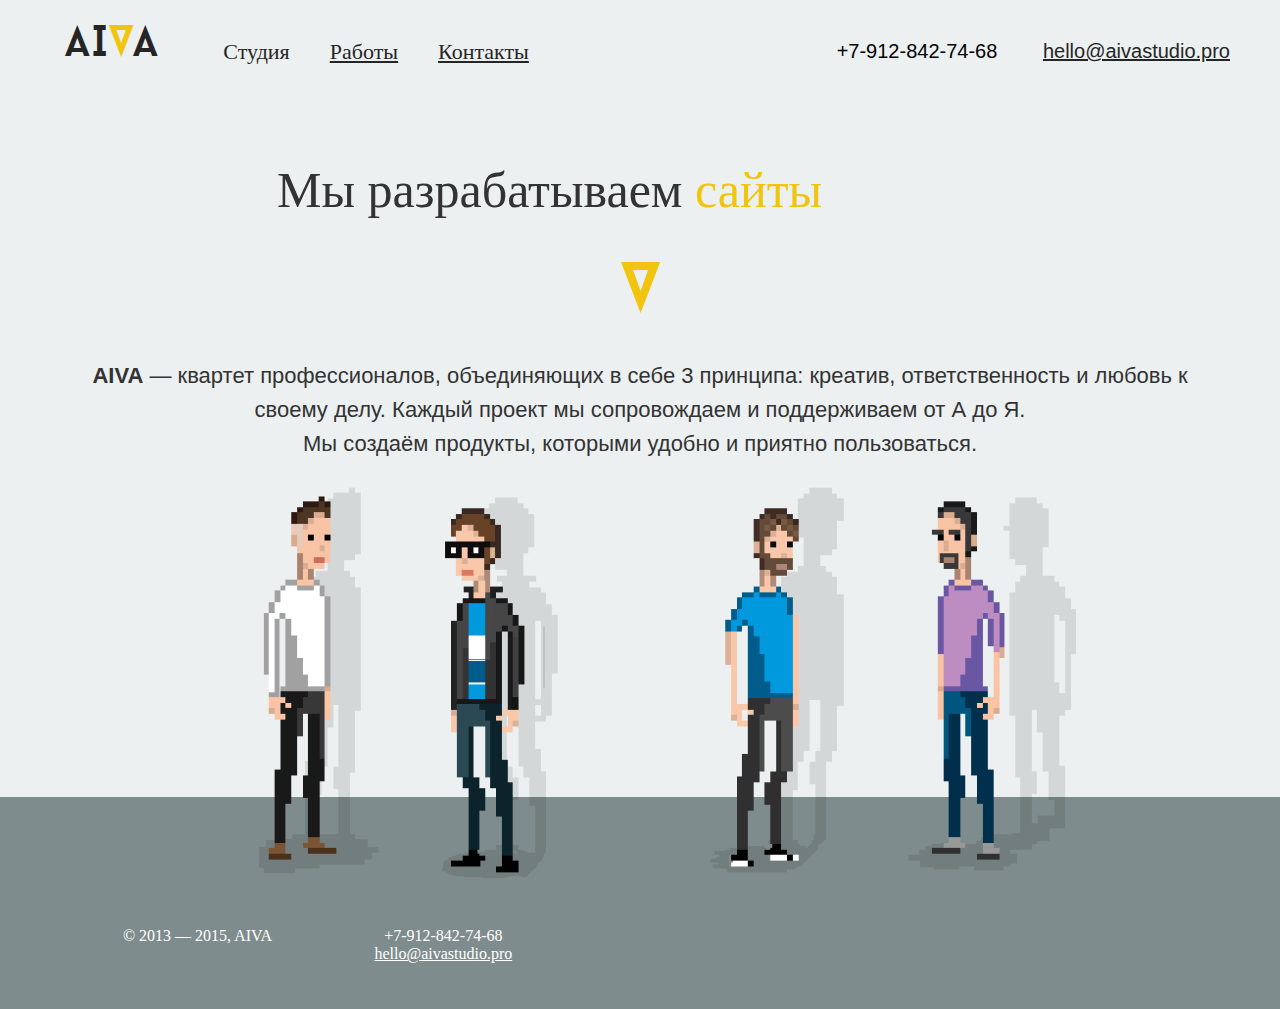
<file: index.html>
<!DOCTYPE html>
<html lang="ru">
  <head>
    <meta charset="utf-8">
    <meta http-equiv="X-UA-Compatible" content="IE=edge">
    <meta name="viewport" content="width=device-width, initial-scale=1">
    <title>AIVA — Веб–студия полного цикла</title>
    <link href="favicon.ico" rel="shortcut icon" type="image/x-icon" />
    <!-- Bootstrap -->
    <link href="/css/bootstrap.min.css" rel="stylesheet">
    <link href="/css/style.css" rel="stylesheet">
    <link href="/css/wedo.css" rel="stylesheet">
    <!-- HTML5 shim and Respond.js for IE8 support of HTML5 elements and media queries -->
    <!-- WARNING: Respond.js doesn't work if you view the page via file:// -->
    <!--[if lt IE 9]>
      <script src="https://oss.maxcdn.com/html5shiv/3.7.2/html5shiv.min.js"></script>
      <script src="https://oss.maxcdn.com/respond/1.4.2/respond.min.js"></script>
    <![endif]-->
  </head>
  <body>
   <div class="wrapper">
    <header>
      <div class="container-fluid">
      <!-- Mobile header begin  test -->
      <div class="row hidden-lg hidden-md">
       <div class="pull-left logo">
          <span><a href="/">ai<i>v</i>a</a></span> 
       </div> 
       <div class="pull-right">
         <div class="dropdown">
          <button class="btn btn-mainmenu dropdown-toggle" type="button" id="dropdownMenu1" data-toggle="dropdown" aria-expanded="true">
           <span class="glyphicon glyphicon-menu-hamburger" aria-hidden="true"></span>
          
         </button>
          <ul class="dropdown-menu dropdown-menu-right" aria-labelledby="dropdownMenu1">
            <li class="active"><a href="/">Студия</a></li>
            <li><a href="/works">Работы</a></li>
            <li><a href="/contacts">Контакты</a></li>
          </ul>
         </div>
        </div>
      </div>
      <!-- Mobile header end     -->
       <div class="row hidden-sm hidden-xs">
        <div class="col-lg-1 col-md-1 col-sm-1 logo">
          <span><a href="/">ai<i>v</i>a</a></span>
        </div>
        <div class="col-lg-6 col-md-6 col-sm-5 col-xs-6">
          <ul class="main-nav">
            <li class="active"><a href="/">Студия</a></li>
            <li><a href="/works">Работы</a></li>
            <li><a href="/contacts">Контакты</a></li>
          </ul>
        </div>
        <div class="pull-right call-top">
         <span>+7-912-842-74-68</span>
         <a href="mailto:hello@aivastudio.pro">hello@aivastudio.pro</a>
        </div>
       </div>
      </div>
    </header>
    <content>
      <div class="container-fluid">
        <section class="cd-intro">
		     <h1 class="cd-headline slide">
		    	<span>Мы разрабатываем</span>
		    	<span class="cd-words-wrapper">
			  	<b class="is-visible">сайты</b>
				  <b>магазины</b>
          <b>CRM-системы</b>
			  	<b>сервисы</b>
			   </span>
	    	</h1>
	     </section> <!-- cd-intro -->
       <section class="small-info">
        <div class="v">V</div>
        <p>
         <b>AIVA</b> — квартет профессионалов, объединяющих в себе 3 принципа: креатив, ответственность и любовь к своему делу. Каждый проект мы сопровождаем и поддерживаем от А до Я. <br>Мы создаём продукты, которыми удобно и приятно пользоваться.
        </p>
       </section>
       <section class="char-main">
         <img src="img/char-main.png" />
       </section>
      </div>
    </content>
   <div class="pol"></div> 
   </div>
    <footer>
      <div class="container-fluid">
       <!--  Mobile footer begin -->
       <div class="row center hidden-md hidden-lg">
        <div class="col-sm-6 col-xs-12">
          © 2013 — 2015, AIVA 
         </div>
         <div class="col-sm-6 col-xs-12">
          +7-912-842-74-68<br>
          <a href="mailto:hello@aivastudio.pro">hello@aivastudio.pro</a>
         </div>
       </div>
       <!--  Mobile footer end -->
       <div class="row center hidden-sm hidden-xs">
       <div class="col-lg-3 col-md-3">
        © 2013 — 2015, AIVA
       </div>
       <div class="col-lg-2 col-md-2">
        +7-912-842-74-68<br>
        <a href="mailto:hello@aivastudio.pro">hello@aivastudio.pro</a> 
       </div>
       </div>
      </div>
    </footer>
    
    <!-- jQuery (necessary for Bootstrap's JavaScript plugins) -->
    <script src="https://ajax.googleapis.com/ajax/libs/jquery/1.11.2/jquery.min.js"></script>
    <!-- Include all compiled plugins (below), or include individual files as needed -->
    <script src="/js/bootstrap.min.js"></script>
    <script src="/js/wedo.js"></script>
    <script src="/js/metrika.js"></script>
  </body>
</html>
</file>
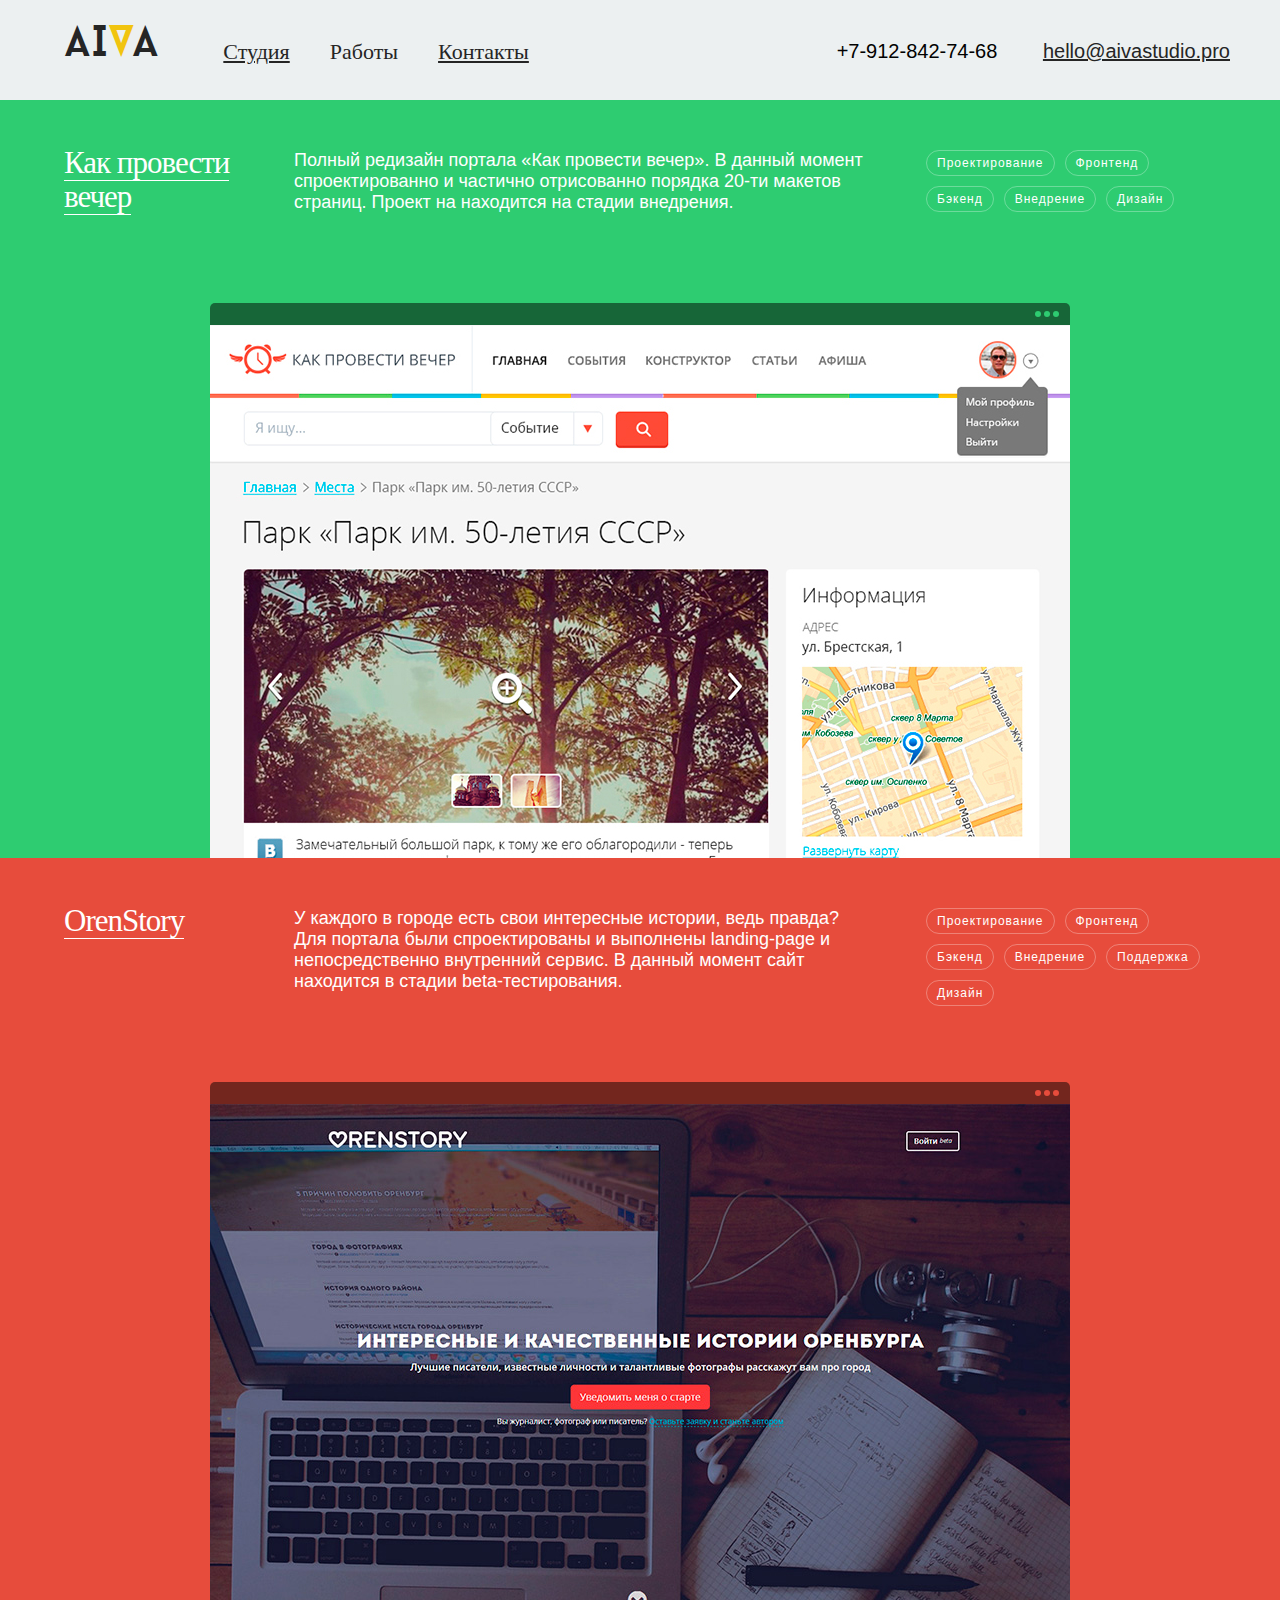
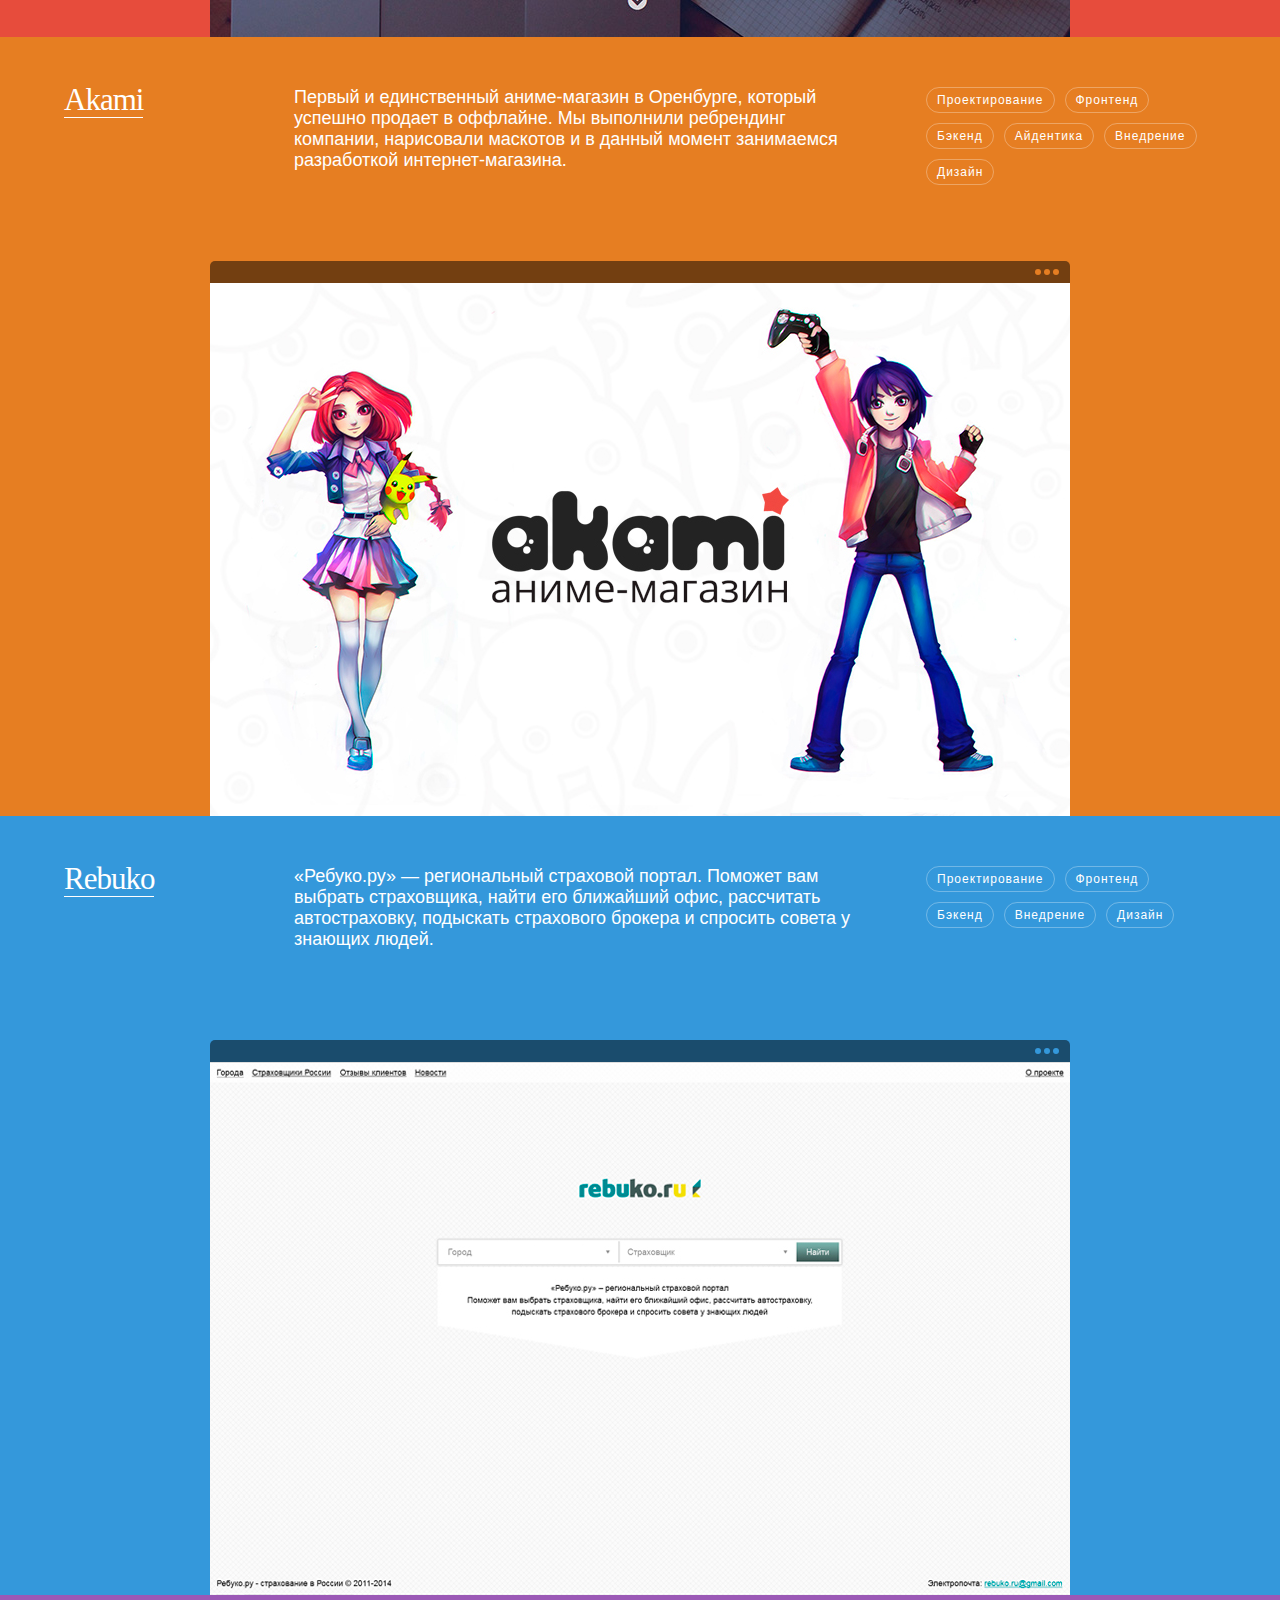
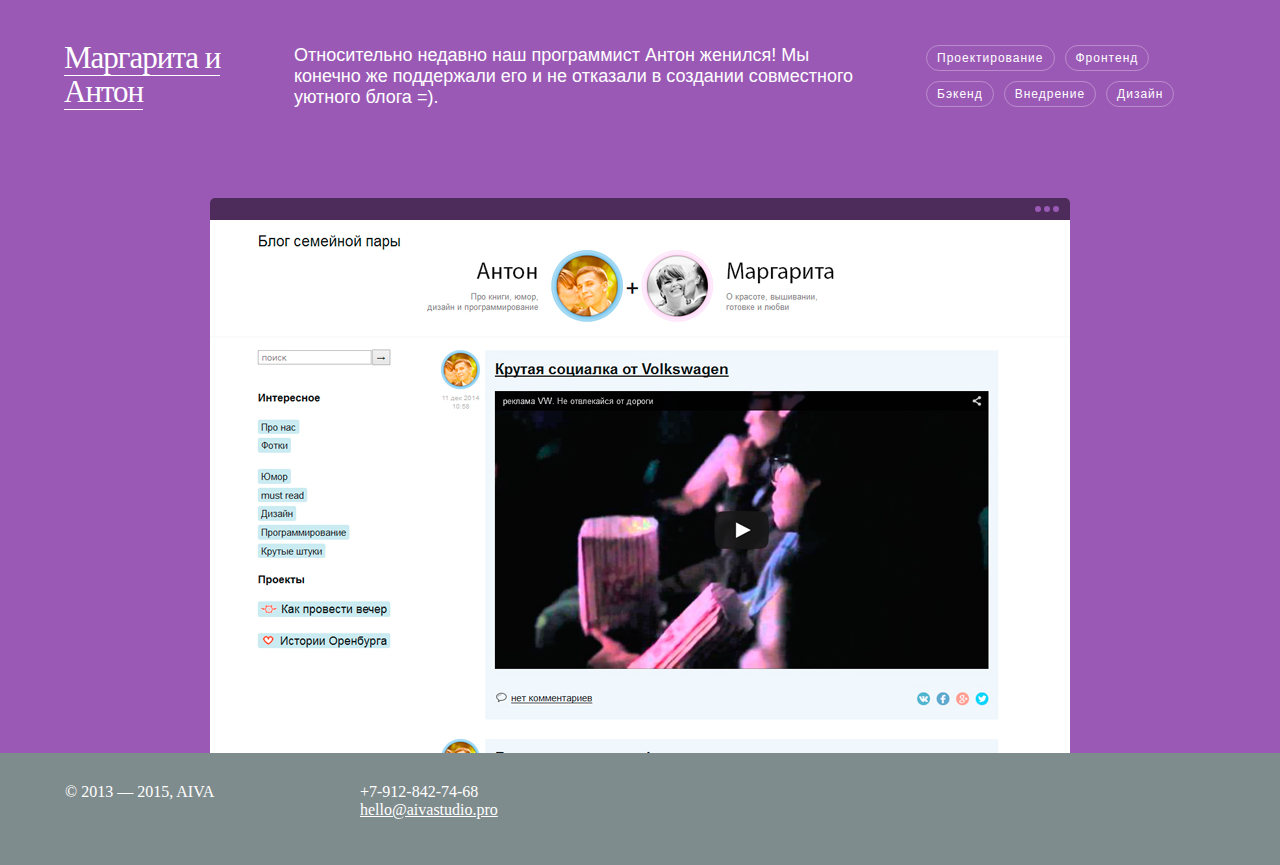
<file: works.html>
<!DOCTYPE html>
<html lang="ru">
  <head>
    <meta charset="utf-8">
    <meta http-equiv="X-UA-Compatible" content="IE=edge">
    <meta name="viewport" content="width=device-width, initial-scale=1">
    <title>Работы</title>
    <link href="favicon.ico" rel="shortcut icon" type="image/x-icon" />
    <!-- Bootstrap -->
    <link href="/css/bootstrap.min.css" rel="stylesheet">
    <link href="/css/style.css" rel="stylesheet">
    <link href="/css/wedo.css" rel="stylesheet">
    <!-- HTML5 shim and Respond.js for IE8 support of HTML5 elements and media queries -->
    <!-- WARNING: Respond.js doesn't work if you view the page via file:// -->
    <!--[if lt IE 9]>
      <script src="https://oss.maxcdn.com/html5shiv/3.7.2/html5shiv.min.js"></script>
      <script src="https://oss.maxcdn.com/respond/1.4.2/respond.min.js"></script>
    <![endif]-->
  </head>
  <body>
   <div class="wrapper">
    <header>
      <div class="container-fluid">
       <!-- Mobile header begin   -->
      <div class="row hidden-lg hidden-md">
       <div class="pull-left logo">
          <span><a href="/">ai<i>v</i>a</a></span> 
       </div> 
       <div class="pull-right">
         <div class="dropdown">
          <button class="btn btn-mainmenu dropdown-toggle" type="button" id="dropdownMenu1" data-toggle="dropdown" aria-expanded="true">
           <span class="glyphicon glyphicon-menu-hamburger" aria-hidden="true"></span>
          
         </button>
          <ul class="dropdown-menu dropdown-menu-right" aria-labelledby="dropdownMenu1">
            <li><a href="/">Студия</a></li>
            <li class="active"><a href="/works">Работы</a></li>
            <li><a href="/contacts">Контакты</a></li>
          </ul>
         </div>
        </div>
      </div>
      <!-- Mobile header end     -->
       <div class="row hidden-sm hidden-xs">
        <div class="col-lg-1 col-md-1 col-sm-1 logo">
          <span><a href="/">ai<i>v</i>a</a></span>
        </div>
        <div class="col-lg-6 col-md-6 col-sm-8 col-xs-8">
          <ul class="main-nav">
            <li><a href="/">Студия</a></li>
            <li class="active"><a href="/works">Работы</a></li>
            <li><a href="/contacts">Контакты</a></li>
          </ul>
        </div>
        <div class="pull-right call-top">
         <span class="">+7-912-842-74-68</span>
         <a href="mailto:hello@aivastudio.pro">hello@aivastudio.pro</a>
        </div>
       </div>
      </div>
    </header>
    <content class="works">
       <section class="kpv">
        <div class="workitem">
         <article class="workitemdesc">
             <h2><a target="_blank" href="http://kakprovestivecher.ru">Как провести вечер</a></h2>
             <div class="work-tags">
               <span class="work-tag">Проектирование</span>
               <span class="work-tag">Фронтенд</span>
               <span class="work-tag">Бэкенд</span>
               <span class="work-tag">Внедрение</span>
               <span class="work-tag">Дизайн</span>
             </div>
             <div class="workitemtext">
              <p>Полный редизайн портала «Как провести вечер». В данный момент спроектированно и частично отрисованно порядка 20-ти макетов страниц. Проект на находится на стадии внедрения.</p>
             </div>           
         </article>
         <article class="workitemimg">
          <div class="browser-panel">
           <div class="browser-dots">
            <div class="browser-dot"></div>
            <div class="browser-dot"></div>
            <div class="browser-dot"></div>
           </div>
          </div>
          <img src="/img/work/kpv.jpg" alt="Как Провести Вечер" />
         </article>
        </div>
       </section> 
       
       <section class="orenstory">
        <div class="workitem">
         <article class="workitemdesc">
             <h2><a target="_blank" href="http://orenstory.ru">OrenStory</a></h2>
             <div class="work-tags">
               <span class="work-tag">Проектирование</span>
               <span class="work-tag">Фронтенд</span>
               <span class="work-tag">Бэкенд</span>
               <span class="work-tag">Внедрение</span>
               <span class="work-tag">Поддержка</span>
               <span class="work-tag">Дизайн</span>
             </div>
             <div class="workitemtext">
              <p>У каждого в городе есть свои интересные истории, ведь правда? Для портала были спроектированы и выполнены landing-page и непосредственно внутренний сервис. В данный момент сайт находится в стадии beta-тестирования.</p>
             </div>           
         </article>
         <article class="workitemimg">
          <div class="browser-panel">
           <div class="browser-dots">
            <div class="browser-dot"></div>
            <div class="browser-dot"></div>
            <div class="browser-dot"></div>
           </div>
          </div>
          <img src="/img/work/ors.jpg" alt="OrenStory" />
         </article>
        </div>
       </section> 
       
       <section class="akami">
        <div class="workitem">
         <article class="workitemdesc">
             <h2><a target="_blank" href="http://akami.org">Akami</a></h2>
             <div class="work-tags">
               <span class="work-tag">Проектирование</span>
               <span class="work-tag">Фронтенд</span>
               <span class="work-tag">Бэкенд</span>
               <span class="work-tag">Айдентика</span>  
               <span class="work-tag">Внедрение</span>
               <span class="work-tag">Дизайн</span>
             </div>
             <div class="workitemtext">
              <p>Первый и единственный аниме-магазин в Оренбурге, который успешно продает в оффлайне. Мы выполнили ребрендинг компании, нарисовали маскотов и в данный момент занимаемся разработкой интернет-магазина.</p>
             </div>           
         </article>
         <article class="workitemimg">
          <div class="browser-panel">
           <div class="browser-dots">
            <div class="browser-dot"></div>
            <div class="browser-dot"></div>
            <div class="browser-dot"></div>
           </div>
          </div>
          <img src="/img/work/akami.jpg" alt="OrenStory" />
         </article>
        </div>
       </section> 
       
       
       <section class="rebuko">
        <div class="workitem">
         <article class="workitemdesc">
             <h2><a target="_blank" href="http://rebuko.ru">Rebuko</a></h2>
             <div class="work-tags">
               <span class="work-tag">Проектирование</span>
               <span class="work-tag">Фронтенд</span>
               <span class="work-tag">Бэкенд</span>
               <span class="work-tag">Внедрение</span>
               <span class="work-tag">Дизайн</span>
             </div>
             <div class="workitemtext">
              <p>«Ребуко.ру» — региональный страховой портал. Поможет вам выбрать страховщика, найти его ближайший офис, рассчитать автостраховку, подыскать страхового брокера и спросить совета у знающих людей.</p>
             </div>           
         </article>
         <article class="workitemimg">
          <div class="browser-panel">
           <div class="browser-dots">
            <div class="browser-dot"></div>
            <div class="browser-dot"></div>
            <div class="browser-dot"></div>
           </div>
          </div>
          <img src="/img/work/rebuko.jpg" alt="OrenStory" />
         </article>
        </div>
       </section> 
       
       <section class="mia">
        <div class="workitem">
         <article class="workitemdesc">
             <h2><a target="_blank" href="http://margarita-anton.ru">Маргарита и Антон</a></h2>
             <div class="work-tags">
               <span class="work-tag">Проектирование</span>
               <span class="work-tag">Фронтенд</span>
               <span class="work-tag">Бэкенд</span>
               <span class="work-tag">Внедрение</span>
               <span class="work-tag">Дизайн</span>
             </div>
             <div class="workitemtext">
              <p>Относительно недавно наш программист Антон женился! Мы конечно же поддержали его и не отказали в создании совместного уютного блога =).</p>
             </div>           
         </article>
         <article class="workitemimg">
          <div class="browser-panel">
           <div class="browser-dots">
            <div class="browser-dot"></div>
            <div class="browser-dot"></div>
            <div class="browser-dot"></div>
           </div>
          </div>
          <img src="/img/work/mia.jpg" alt="OrenStory" />
         </article>
        </div>
       </section> 
       
    </content>
   </div>
    <footer>
      <div class="container-fluid">
       <!--  Mobile footer begin -->
       <div class="row center hidden-md hidden-lg">
        <div class="col-sm-6 col-xs-12">
          © 2013 — 2015, AIVA 
         </div>
         <div class="col-sm-6 col-xs-12">
          +7-912-842-74-68<br>
          <a href="mailto:hello@aivastudio.pro">hello@aivastudio.pro</a>
         </div>
       </div>
       <!--  Mobile footer end -->
       <div class="row hidden-sm hidden-xs">
         <div class="col-lg-3 col-md-3">
          © 2013 — 2015, AIVA 
         </div>
         <div class="col-lg-2 col-md-3">
          +7-912-842-74-68<br>
          <a href="mailto:hello@aivastudio.pro">hello@aivastudio.pro</a>
         </div>
       </div>
      </div>
    </footer>
    
    <!-- jQuery (necessary for Bootstrap's JavaScript plugins) -->
    <script src="https://ajax.googleapis.com/ajax/libs/jquery/1.11.2/jquery.min.js"></script>
    <!-- Include all compiled plugins (below), or include individual files as needed -->
    <script src="/js/bootstrap.min.js"></script>
    <script src="/js/wedo.js"></script>
    <script src="/js/metrika.js"></script>
  </body>
</html>
</file>
<file: css/style.css>
@import url("../fonts/baronneue/baronneue.css");
@import "http://webfonts.ru/import/aleksandrac.css";
@import "http://webfonts.ru/import/osans.css";

html, body {
    height: 100%;
}
body {
  background: #ecf0f1;
  font: 18px 'Open Sans',sans-serif;  
}
.wrapper {
  height: auto !important;
  min-height: 100%;
  padding-bottom: 112px;
  width: 100%;
}
.container-fluid {
  
}
content .container-fluid {
  padding-left: 15px;
  padding-right: 15px;
}
h1, h2, h3 {
  font-family: 'AleksandraC';
}
h1 {
  font-size: 5rem;
}
a {
  text-decoration: underline;
}
img {
  width: 100%;
}
.v {
  font: 70px "baron_neueregular";
  color: #f1c40f;
  padding: 10px 0px 30px;
}
.btn-mainmenu {
  background: #f1c40f;
  color: #252525;
  font-size: 19px;
  margin-top: 5px;
  line-height: 26px;
}
.dropdown-menu {
  box-shadow: 0 3px 0px rgba(0, 0, 0, 0.176);
  font-size: 18px;
  font-family: 'AleksandraC';
}
.dropdown-menu > .active > a, .dropdown-menu > .active > a:focus, .dropdown-menu > .active > a:hover {
    background-color: #252525;
}
.center {
  text-align: center;
}
header {
  box-sizing: border-box;
  color: #010101;
  height: 100px;
  padding: 30px 50px 0;
}
.logo {
  font: 44px/30px "baron_neueregular";
  letter-spacing: 2px;
  text-transform: uppercase;
}
.logo a {
  color: #252525;
}  
.logo a:hover {
  text-decoration: none;
  color: #252525;
}
.logo a i {
  color: #f1c40f;
  font-style: normal;  
}

.main-nav {
  font-family: 'AleksandraC';
  list-style: none;
  font-size: 22px;
  margin-top: 6px
}
.main-nav li {
  float: left;
  padding: 3px 20px;
}
.main-nav li.active a{
  text-decoration: none;
}
.main-nav li a {
  color: #252525;
  text-decoration: underline;
}
.main-nav li a:hover {
  color: #2c3e50;
  text-decoration: none;
}
.call {
  font-weight: 700;
  font-size: 50px;
}
.call-top {
  font-size: 20px;
  font-weight: 300;
  margin-top: 10px;
}
.call-top span {
  padding-right: 40px;
}
.call-top a {
  color: #252525;
  text-decoration: underline;
}
content {
  padding-top: 30px;
  display: block;
}
content.works {
  padding-top: 0px;
}
content.contacts {
  padding-top: 0px;
}
.workitem {
  color: #fff;
  position: relative;
  margin: 0 auto;
  max-width: 1320px;
  width: 90%;
}
.workitemdesc {
  padding: 46px 0px 80px;
}
.workitemdesc h2 {
  float: left;
  font-family: open sans;
  font-size: 31px;
  font-weight: 100;
  margin: 0 30px 0 0;
  width: 200px;
  letter-spacing: -1px;
}
.workitemdesc h2 a {
  border-color: rgba(255, 255, 255, 0.27);
  border-bottom: 1px solid;
  color: #fff;
}
.workitemdesc h2 a:hover {
  text-decoration: none;
  border-bottom: none;
}
.workitemtext {
  padding: 4px 345px 0 230px;
}
.work-tags {
  float: right;
  font-size: 0;
  margin: 4px 0 0;
  width: 290px;
}
.work-tag {
  border: 1px solid rgba(255, 255, 255, 0.3);
  border-radius: 1.4em;
  display: inline-block;
  font-size: 12px;
  letter-spacing: 1px;
  line-height: normal;
  margin: 0 10px 10px 0;
  padding: 5px 10px;
  vertical-align: top;
  white-space: nowrap;
}
.browser-panel {
  background: none repeat scroll 0 0 rgba(0, 0, 0, 0.5);
  border-radius: 5px 5px 0 0;
  padding: 8px;
  max-width: 860px;
  margin: 0 auto;
}
.browser-dots {
  overflow: hidden;
}
.browser-dot {
  border-radius: 50%;
  float: right;
  height: 6px;
  margin-right: 3px;
  width: 6px
}
.workitemimg img {
  max-width: 860px;
  display: block;
  margin: 0 auto;
}
.kpv, .kpv .browser-dot {
  background: #2ecc71;
}
.orenstory, .orenstory .browser-dot {
  background: #e74c3c;
}
.rebuko, .rebuko .browser-dot {
  background: #3498db;
}
.mia, .mia .browser-dot {
  background: #9b59b6;
}
.akami, .akami .browser-dot {
  background: #e67e22;
}
.contact:after  {
  border: 4px dashed #111;
}
.contact {
  background-color: #3498db;
  background-image: repeating-linear-gradient(45deg, transparent, transparent 35px, rgba(231,76,60,1) 35px, rgba(231,76,60,1) 70px);
  margin: 60px auto 0;
  padding: 15px;
  width: 600px;
}
.inner-cont {
  background: #fff;
  padding: 80px 0px;
}
.contact a {
  color: #252525;
  text-decoration: underline;
}
.contact a:hover {
  color: #f1c40f;
  text-decoration: none;
}
p.adr {
   margin: 30px 90px 10px;
}
.tell {
  display: block;
  font: 900 50px/60px "Open Sans";
  letter-spacing: 1px;
}
.small-info {
  max-width: 1240px;
  font-size: 22px;
  text-align: center;
  margin: 0 auto;
  line-height: 34px;
  width: 90%;
}
@media only screen and (max-width: 768px) {
  .small-info {
    font-size: 18px;
    line-height: 28px;
  }
  
}
@media only screen and (max-width: 1024px) {
  .workitemtext {
    padding: 0px;
    width: 100%;
    margin-top: 80px;
  }
  .workitemdesc {
    padding: 46px 0 30px;
  }
  .work-tags {
    font-size: 0;
    margin: 30px 0 0;
    width: 100%;
  }
  .workitemdesc h2 {
    width: 100%;
    float: none;
    text-align: center;
  }
  .contact {
    width: 100%;
    margin: 0;
  }
  .v {
    color: #f1c40f;
    font: 50px "baron_neueregular";
    padding: 0 0 15px;
    }
  
}
@media only screen and (max-width: 1045px) {
   .call-top span {
    padding-right: 17px;
  }
}
@media only screen and (max-width: 540px) {
  .tell {
    display: block;
    font: 900 30px/15px "Open Sans";
    letter-spacing: 1px;
  }
  p.adr {
    margin: 30px 30px 10px;
  }
  
}
@media only screen and (max-width: 644px) {
   .cd-headline.slide .cd-words-wrapper {
     text-align: center;
   }
}
.char-main {
  text-align: center;
}
.char-main img {
  max-width: 1276px;
}
.pol {
  background: #7f8c8d;
  height: 100px;
  margin-top: -90px;
}
footer {
  background: #7f8c8d;
  color: white;
  font: 16px 'Open Sans';
  padding: 30px 50px;
  margin-top: -112px;
  height: 112px;
}
footer a {
  color: white;
  text-decoration: underline;
}
footer a:hover {
  color: white;
  text-decoration: none;
}
</file>
<file: css/wedo.css>
/* -------------------------------- 

Primary style

-------------------------------- */
*, *::after, *::before {
  -webkit-box-sizing: border-box;
  -moz-box-sizing: border-box;
  box-sizing: border-box;
}


a {
  text-decoration: none;
}

.cd-title {
  position: relative;
  height: 160px;
  line-height: 230px;
  text-align: center;
}
.cd-title h1 {
  font-size: 2.4rem;
  font-weight: 700;
}
@media only screen and (min-width: 768px) {
  .cd-title {
    line-height: 250px;
  }
}
@media only screen and (min-width: 1170px) {
  .cd-title {
    height: 200px;
    line-height: 300px;
  }
  .cd-title h1 {
    font-size: 4em;
  }
}

.cd-intro {
  width: 90%;

  text-align: center;
}

.cd-intro {
  margin: 2em auto;
}
@media only screen and (min-width: 768px) {
  .cd-intro {
    margin: 1em auto;
  }
}
@media only screen and (min-width: 1170px) {
  .cd-intro {
    margin: 1em auto;
  }
}

.cd-headline {
  font-size: 2em;
  line-height: 1.2;
}
@media only screen and (min-width: 768px) {
  .cd-headline {
    font-size: 4rem;
    font-weight: 300;
  }
}
@media only screen and (min-width: 1170px) {
  .cd-headline {
    font-size: 5rem;
  }
}

.cd-words-wrapper {
  display: inline-block;
  position: relative;
  text-align: left;
}
.cd-words-wrapper b {
  display: inline-block;
  position: absolute;
  white-space: nowrap;
  left: 0;
  top: 0;
  color: #f1c40f;
  font-weight: normal;
}
.cd-words-wrapper b.is-visible {
  position: relative;
}
.no-js .cd-words-wrapper b {
  opacity: 0;
}
.no-js .cd-words-wrapper b.is-visible {
  opacity: 1;
}

/* -------------------------------- 

xrotate-1 

-------------------------------- */
.cd-headline.rotate-1 .cd-words-wrapper {
  -webkit-perspective: 300px;
  -moz-perspective: 300px;
  perspective: 300px;
}
.cd-headline.rotate-1 b {
  opacity: 0;
  -webkit-transform-origin: 50% 100%;
  -moz-transform-origin: 50% 100%;
  -ms-transform-origin: 50% 100%;
  -o-transform-origin: 50% 100%;
  transform-origin: 50% 100%;
  -webkit-transform: rotateX(180deg);
  -moz-transform: rotateX(180deg);
  -ms-transform: rotateX(180deg);
  -o-transform: rotateX(180deg);
  transform: rotateX(180deg);
}
.cd-headline.rotate-1 b.is-visible {
  opacity: 1;
  -webkit-transform: rotateX(0deg);
  -moz-transform: rotateX(0deg);
  -ms-transform: rotateX(0deg);
  -o-transform: rotateX(0deg);
  transform: rotateX(0deg);
  -webkit-animation: cd-rotate-1-in 1.2s;
  -moz-animation: cd-rotate-1-in 1.2s;
  animation: cd-rotate-1-in 1.2s;
}
.cd-headline.rotate-1 b.is-hidden {
  -webkit-transform: rotateX(180deg);
  -moz-transform: rotateX(180deg);
  -ms-transform: rotateX(180deg);
  -o-transform: rotateX(180deg);
  transform: rotateX(180deg);
  -webkit-animation: cd-rotate-1-out 1.2s;
  -moz-animation: cd-rotate-1-out 1.2s;
  animation: cd-rotate-1-out 1.2s;
}

@-webkit-keyframes cd-rotate-1-in {
  0% {
    -webkit-transform: rotateX(180deg);
    opacity: 0;
  }
  35% {
    -webkit-transform: rotateX(120deg);
    opacity: 0;
  }
  65% {
    opacity: 0;
  }
  100% {
    -webkit-transform: rotateX(360deg);
    opacity: 1;
  }
}
@-moz-keyframes cd-rotate-1-in {
  0% {
    -moz-transform: rotateX(180deg);
    opacity: 0;
  }
  35% {
    -moz-transform: rotateX(120deg);
    opacity: 0;
  }
  65% {
    opacity: 0;
  }
  100% {
    -moz-transform: rotateX(360deg);
    opacity: 1;
  }
}
@keyframes cd-rotate-1-in {
  0% {
    -webkit-transform: rotateX(180deg);
    -moz-transform: rotateX(180deg);
    -ms-transform: rotateX(180deg);
    -o-transform: rotateX(180deg);
    transform: rotateX(180deg);
    opacity: 0;
  }
  35% {
    -webkit-transform: rotateX(120deg);
    -moz-transform: rotateX(120deg);
    -ms-transform: rotateX(120deg);
    -o-transform: rotateX(120deg);
    transform: rotateX(120deg);
    opacity: 0;
  }
  65% {
    opacity: 0;
  }
  100% {
    -webkit-transform: rotateX(360deg);
    -moz-transform: rotateX(360deg);
    -ms-transform: rotateX(360deg);
    -o-transform: rotateX(360deg);
    transform: rotateX(360deg);
    opacity: 1;
  }
}
@-webkit-keyframes cd-rotate-1-out {
  0% {
    -webkit-transform: rotateX(0deg);
    opacity: 1;
  }
  35% {
    -webkit-transform: rotateX(-40deg);
    opacity: 1;
  }
  65% {
    opacity: 0;
  }
  100% {
    -webkit-transform: rotateX(180deg);
    opacity: 0;
  }
}
@-moz-keyframes cd-rotate-1-out {
  0% {
    -moz-transform: rotateX(0deg);
    opacity: 1;
  }
  35% {
    -moz-transform: rotateX(-40deg);
    opacity: 1;
  }
  65% {
    opacity: 0;
  }
  100% {
    -moz-transform: rotateX(180deg);
    opacity: 0;
  }
}
@keyframes cd-rotate-1-out {
  0% {
    -webkit-transform: rotateX(0deg);
    -moz-transform: rotateX(0deg);
    -ms-transform: rotateX(0deg);
    -o-transform: rotateX(0deg);
    transform: rotateX(0deg);
    opacity: 1;
  }
  35% {
    -webkit-transform: rotateX(-40deg);
    -moz-transform: rotateX(-40deg);
    -ms-transform: rotateX(-40deg);
    -o-transform: rotateX(-40deg);
    transform: rotateX(-40deg);
    opacity: 1;
  }
  65% {
    opacity: 0;
  }
  100% {
    -webkit-transform: rotateX(180deg);
    -moz-transform: rotateX(180deg);
    -ms-transform: rotateX(180deg);
    -o-transform: rotateX(180deg);
    transform: rotateX(180deg);
    opacity: 0;
  }
}
/* -------------------------------- 

xtype 

-------------------------------- */
.cd-headline.type .cd-words-wrapper {
  vertical-align: top;
  overflow: hidden;
}
.cd-headline.type .cd-words-wrapper::after {
  /* vertical bar */
  content: '';
  position: absolute;
  right: 0;
  top: 50%;
  bottom: auto;
  -webkit-transform: translateY(-50%);
  -moz-transform: translateY(-50%);
  -ms-transform: translateY(-50%);
  -o-transform: translateY(-50%);
  transform: translateY(-50%);
  height: 90%;
  width: 1px;
  background-color: #aebcb9;
}
.cd-headline.type .cd-words-wrapper.waiting::after {
  -webkit-animation: cd-pulse 1s infinite;
  -moz-animation: cd-pulse 1s infinite;
  animation: cd-pulse 1s infinite;
}
.cd-headline.type .cd-words-wrapper.selected {
  background-color: #aebcb9;
}
.cd-headline.type .cd-words-wrapper.selected::after {
  visibility: hidden;
}
.cd-headline.type .cd-words-wrapper.selected b {
  color: #0d0d0d;
}
.cd-headline.type b {
  visibility: hidden;
}
.cd-headline.type b.is-visible {
  visibility: visible;
}
.cd-headline.type i {
  position: absolute;
  visibility: hidden;
}
.cd-headline.type i.in {
  position: relative;
  visibility: visible;
}

@-webkit-keyframes cd-pulse {
  0% {
    -webkit-transform: translateY(-50%) scale(1);
    opacity: 1;
  }
  40% {
    -webkit-transform: translateY(-50%) scale(0.9);
    opacity: 0;
  }
  100% {
    -webkit-transform: translateY(-50%) scale(0);
    opacity: 0;
  }
}
@-moz-keyframes cd-pulse {
  0% {
    -moz-transform: translateY(-50%) scale(1);
    opacity: 1;
  }
  40% {
    -moz-transform: translateY(-50%) scale(0.9);
    opacity: 0;
  }
  100% {
    -moz-transform: translateY(-50%) scale(0);
    opacity: 0;
  }
}
@keyframes cd-pulse {
  0% {
    -webkit-transform: translateY(-50%) scale(1);
    -moz-transform: translateY(-50%) scale(1);
    -ms-transform: translateY(-50%) scale(1);
    -o-transform: translateY(-50%) scale(1);
    transform: translateY(-50%) scale(1);
    opacity: 1;
  }
  40% {
    -webkit-transform: translateY(-50%) scale(0.9);
    -moz-transform: translateY(-50%) scale(0.9);
    -ms-transform: translateY(-50%) scale(0.9);
    -o-transform: translateY(-50%) scale(0.9);
    transform: translateY(-50%) scale(0.9);
    opacity: 0;
  }
  100% {
    -webkit-transform: translateY(-50%) scale(0);
    -moz-transform: translateY(-50%) scale(0);
    -ms-transform: translateY(-50%) scale(0);
    -o-transform: translateY(-50%) scale(0);
    transform: translateY(-50%) scale(0);
    opacity: 0;
  }
}
/* -------------------------------- 

xrotate-2 

-------------------------------- */
.cd-headline.rotate-2 .cd-words-wrapper {
  -webkit-perspective: 300px;
  -moz-perspective: 300px;
  perspective: 300px;
}
.cd-headline.rotate-2 i, .cd-headline.rotate-2 em {
  display: inline-block;
  -webkit-backface-visibility: hidden;
  backface-visibility: hidden;
}
.cd-headline.rotate-2 b {
  opacity: 0;
}
.cd-headline.rotate-2 i {
  -webkit-transform-style: preserve-3d;
  -moz-transform-style: preserve-3d;
  -ms-transform-style: preserve-3d;
  -o-transform-style: preserve-3d;
  transform-style: preserve-3d;
  -webkit-transform: translateZ(-20px) rotateX(90deg);
  -moz-transform: translateZ(-20px) rotateX(90deg);
  -ms-transform: translateZ(-20px) rotateX(90deg);
  -o-transform: translateZ(-20px) rotateX(90deg);
  transform: translateZ(-20px) rotateX(90deg);
  opacity: 0;
}
.is-visible .cd-headline.rotate-2 i {
  opacity: 1;
}
.cd-headline.rotate-2 i.in {
  -webkit-animation: cd-rotate-2-in 0.4s forwards;
  -moz-animation: cd-rotate-2-in 0.4s forwards;
  animation: cd-rotate-2-in 0.4s forwards;
}
.cd-headline.rotate-2 i.out {
  -webkit-animation: cd-rotate-2-out 0.4s forwards;
  -moz-animation: cd-rotate-2-out 0.4s forwards;
  animation: cd-rotate-2-out 0.4s forwards;
}
.cd-headline.rotate-2 em {
  -webkit-transform: translateZ(20px);
  -moz-transform: translateZ(20px);
  -ms-transform: translateZ(20px);
  -o-transform: translateZ(20px);
  transform: translateZ(20px);
}

.no-csstransitions .cd-headline.rotate-2 i {
  -webkit-transform: rotateX(0deg);
  -moz-transform: rotateX(0deg);
  -ms-transform: rotateX(0deg);
  -o-transform: rotateX(0deg);
  transform: rotateX(0deg);
  opacity: 0;
}
.no-csstransitions .cd-headline.rotate-2 i em {
  -webkit-transform: scale(1);
  -moz-transform: scale(1);
  -ms-transform: scale(1);
  -o-transform: scale(1);
  transform: scale(1);
}

.no-csstransitions .cd-headline.rotate-2 .is-visible i {
  opacity: 1;
}

@-webkit-keyframes cd-rotate-2-in {
  0% {
    opacity: 0;
    -webkit-transform: translateZ(-20px) rotateX(90deg);
  }
  60% {
    opacity: 1;
    -webkit-transform: translateZ(-20px) rotateX(-10deg);
  }
  100% {
    opacity: 1;
    -webkit-transform: translateZ(-20px) rotateX(0deg);
  }
}
@-moz-keyframes cd-rotate-2-in {
  0% {
    opacity: 0;
    -moz-transform: translateZ(-20px) rotateX(90deg);
  }
  60% {
    opacity: 1;
    -moz-transform: translateZ(-20px) rotateX(-10deg);
  }
  100% {
    opacity: 1;
    -moz-transform: translateZ(-20px) rotateX(0deg);
  }
}
@keyframes cd-rotate-2-in {
  0% {
    opacity: 0;
    -webkit-transform: translateZ(-20px) rotateX(90deg);
    -moz-transform: translateZ(-20px) rotateX(90deg);
    -ms-transform: translateZ(-20px) rotateX(90deg);
    -o-transform: translateZ(-20px) rotateX(90deg);
    transform: translateZ(-20px) rotateX(90deg);
  }
  60% {
    opacity: 1;
    -webkit-transform: translateZ(-20px) rotateX(-10deg);
    -moz-transform: translateZ(-20px) rotateX(-10deg);
    -ms-transform: translateZ(-20px) rotateX(-10deg);
    -o-transform: translateZ(-20px) rotateX(-10deg);
    transform: translateZ(-20px) rotateX(-10deg);
  }
  100% {
    opacity: 1;
    -webkit-transform: translateZ(-20px) rotateX(0deg);
    -moz-transform: translateZ(-20px) rotateX(0deg);
    -ms-transform: translateZ(-20px) rotateX(0deg);
    -o-transform: translateZ(-20px) rotateX(0deg);
    transform: translateZ(-20px) rotateX(0deg);
  }
}
@-webkit-keyframes cd-rotate-2-out {
  0% {
    opacity: 1;
    -webkit-transform: translateZ(-20px) rotateX(0);
  }
  60% {
    opacity: 0;
    -webkit-transform: translateZ(-20px) rotateX(-100deg);
  }
  100% {
    opacity: 0;
    -webkit-transform: translateZ(-20px) rotateX(-90deg);
  }
}
@-moz-keyframes cd-rotate-2-out {
  0% {
    opacity: 1;
    -moz-transform: translateZ(-20px) rotateX(0);
  }
  60% {
    opacity: 0;
    -moz-transform: translateZ(-20px) rotateX(-100deg);
  }
  100% {
    opacity: 0;
    -moz-transform: translateZ(-20px) rotateX(-90deg);
  }
}
@keyframes cd-rotate-2-out {
  0% {
    opacity: 1;
    -webkit-transform: translateZ(-20px) rotateX(0);
    -moz-transform: translateZ(-20px) rotateX(0);
    -ms-transform: translateZ(-20px) rotateX(0);
    -o-transform: translateZ(-20px) rotateX(0);
    transform: translateZ(-20px) rotateX(0);
  }
  60% {
    opacity: 0;
    -webkit-transform: translateZ(-20px) rotateX(-100deg);
    -moz-transform: translateZ(-20px) rotateX(-100deg);
    -ms-transform: translateZ(-20px) rotateX(-100deg);
    -o-transform: translateZ(-20px) rotateX(-100deg);
    transform: translateZ(-20px) rotateX(-100deg);
  }
  100% {
    opacity: 0;
    -webkit-transform: translateZ(-20px) rotateX(-90deg);
    -moz-transform: translateZ(-20px) rotateX(-90deg);
    -ms-transform: translateZ(-20px) rotateX(-90deg);
    -o-transform: translateZ(-20px) rotateX(-90deg);
    transform: translateZ(-20px) rotateX(-90deg);
  }
}
/* -------------------------------- 

xloading-bar 

-------------------------------- */
.cd-headline.loading-bar span {
  display: inline-block;
  padding: .2em 0;
}
.cd-headline.loading-bar .cd-words-wrapper {
  overflow: hidden;
  vertical-align: top;
}
.cd-headline.loading-bar .cd-words-wrapper::after {
  /* loading bar */
  content: '';
  position: absolute;
  left: 0;
  bottom: 0;
  height: 3px;
  width: 0;
  background: #0096a7;
  z-index: 2;
  -webkit-transition: width 0.3s -0.1s;
  -moz-transition: width 0.3s -0.1s;
  transition: width 0.3s -0.1s;
}
.cd-headline.loading-bar .cd-words-wrapper.is-loading::after {
  width: 100%;
  -webkit-transition: width 3s;
  -moz-transition: width 3s;
  transition: width 3s;
}
.cd-headline.loading-bar b {
  top: .2em;
  opacity: 0;
  -webkit-transition: opacity 0.3s;
  -moz-transition: opacity 0.3s;
  transition: opacity 0.3s;
}
.cd-headline.loading-bar b.is-visible {
  opacity: 1;
  top: 0;
}

/* -------------------------------- 

xslide 

-------------------------------- */
.cd-headline.slide span {
  display: inline-block;
  padding: .2em 0;
}
.cd-headline.slide .cd-words-wrapper {
  overflow: hidden;
  vertical-align: top;
}
.cd-headline.slide b {
  opacity: 0;
  top: .2em;
}
.cd-headline.slide b.is-visible {
  top: 0;
  opacity: 1;
  -webkit-animation: slide-in 0.6s;
  -moz-animation: slide-in 0.6s;
  animation: slide-in 0.6s;
}
.cd-headline.slide b.is-hidden {
  -webkit-animation: slide-out 0.6s;
  -moz-animation: slide-out 0.6s;
  animation: slide-out 0.6s;
}

@-webkit-keyframes slide-in {
  0% {
    opacity: 0;
    -webkit-transform: translateY(-100%);
  }
  60% {
    opacity: 1;
    -webkit-transform: translateY(20%);
  }
  100% {
    opacity: 1;
    -webkit-transform: translateY(0);
  }
}
@-moz-keyframes slide-in {
  0% {
    opacity: 0;
    -moz-transform: translateY(-100%);
  }
  60% {
    opacity: 1;
    -moz-transform: translateY(20%);
  }
  100% {
    opacity: 1;
    -moz-transform: translateY(0);
  }
}
@keyframes slide-in {
  0% {
    opacity: 0;
    -webkit-transform: translateY(-100%);
    -moz-transform: translateY(-100%);
    -ms-transform: translateY(-100%);
    -o-transform: translateY(-100%);
    transform: translateY(-100%);
  }
  60% {
    opacity: 1;
    -webkit-transform: translateY(20%);
    -moz-transform: translateY(20%);
    -ms-transform: translateY(20%);
    -o-transform: translateY(20%);
    transform: translateY(20%);
  }
  100% {
    opacity: 1;
    -webkit-transform: translateY(0);
    -moz-transform: translateY(0);
    -ms-transform: translateY(0);
    -o-transform: translateY(0);
    transform: translateY(0);
  }
}
@-webkit-keyframes slide-out {
  0% {
    opacity: 1;
    -webkit-transform: translateY(0);
  }
  60% {
    opacity: 0;
    -webkit-transform: translateY(120%);
  }
  100% {
    opacity: 0;
    -webkit-transform: translateY(100%);
  }
}
@-moz-keyframes slide-out {
  0% {
    opacity: 1;
    -moz-transform: translateY(0);
  }
  60% {
    opacity: 0;
    -moz-transform: translateY(120%);
  }
  100% {
    opacity: 0;
    -moz-transform: translateY(100%);
  }
}
@keyframes slide-out {
  0% {
    opacity: 1;
    -webkit-transform: translateY(0);
    -moz-transform: translateY(0);
    -ms-transform: translateY(0);
    -o-transform: translateY(0);
    transform: translateY(0);
  }
  60% {
    opacity: 0;
    -webkit-transform: translateY(120%);
    -moz-transform: translateY(120%);
    -ms-transform: translateY(120%);
    -o-transform: translateY(120%);
    transform: translateY(120%);
  }
  100% {
    opacity: 0;
    -webkit-transform: translateY(100%);
    -moz-transform: translateY(100%);
    -ms-transform: translateY(100%);
    -o-transform: translateY(100%);
    transform: translateY(100%);
  }
}
/* -------------------------------- 

xclip 

-------------------------------- */
.cd-headline.clip span {
  display: inline-block;
  padding: .2em 0;
}
.cd-headline.clip .cd-words-wrapper {
  overflow: hidden;
  vertical-align: top;
}
.cd-headline.clip .cd-words-wrapper::after {
  /* line */
  content: '';
  position: absolute;
  top: 0;
  right: 0;
  width: 2px;
  height: 100%;
  background-color: #aebcb9;
}
.cd-headline.clip b {
  opacity: 0;
}
.cd-headline.clip b.is-visible {
  opacity: 1;
}

/* -------------------------------- 

xzoom 

-------------------------------- */
.cd-headline.zoom .cd-words-wrapper {
  -webkit-perspective: 300px;
  -moz-perspective: 300px;
  perspective: 300px;
}
.cd-headline.zoom b {
  opacity: 0;
}
.cd-headline.zoom b.is-visible {
  opacity: 1;
  -webkit-animation: zoom-in 0.8s;
  -moz-animation: zoom-in 0.8s;
  animation: zoom-in 0.8s;
}
.cd-headline.zoom b.is-hidden {
  -webkit-animation: zoom-out 0.8s;
  -moz-animation: zoom-out 0.8s;
  animation: zoom-out 0.8s;
}

@-webkit-keyframes zoom-in {
  0% {
    opacity: 0;
    -webkit-transform: translateZ(100px);
  }
  100% {
    opacity: 1;
    -webkit-transform: translateZ(0);
  }
}
@-moz-keyframes zoom-in {
  0% {
    opacity: 0;
    -moz-transform: translateZ(100px);
  }
  100% {
    opacity: 1;
    -moz-transform: translateZ(0);
  }
}
@keyframes zoom-in {
  0% {
    opacity: 0;
    -webkit-transform: translateZ(100px);
    -moz-transform: translateZ(100px);
    -ms-transform: translateZ(100px);
    -o-transform: translateZ(100px);
    transform: translateZ(100px);
  }
  100% {
    opacity: 1;
    -webkit-transform: translateZ(0);
    -moz-transform: translateZ(0);
    -ms-transform: translateZ(0);
    -o-transform: translateZ(0);
    transform: translateZ(0);
  }
}
@-webkit-keyframes zoom-out {
  0% {
    opacity: 1;
    -webkit-transform: translateZ(0);
  }
  100% {
    opacity: 0;
    -webkit-transform: translateZ(-100px);
  }
}
@-moz-keyframes zoom-out {
  0% {
    opacity: 1;
    -moz-transform: translateZ(0);
  }
  100% {
    opacity: 0;
    -moz-transform: translateZ(-100px);
  }
}
@keyframes zoom-out {
  0% {
    opacity: 1;
    -webkit-transform: translateZ(0);
    -moz-transform: translateZ(0);
    -ms-transform: translateZ(0);
    -o-transform: translateZ(0);
    transform: translateZ(0);
  }
  100% {
    opacity: 0;
    -webkit-transform: translateZ(-100px);
    -moz-transform: translateZ(-100px);
    -ms-transform: translateZ(-100px);
    -o-transform: translateZ(-100px);
    transform: translateZ(-100px);
  }
}
/* -------------------------------- 

xrotate-3 

-------------------------------- */
.cd-headline.rotate-3 .cd-words-wrapper {
  -webkit-perspective: 300px;
  -moz-perspective: 300px;
  perspective: 300px;
}
.cd-headline.rotate-3 b {
  opacity: 0;
}
.cd-headline.rotate-3 i {
  display: inline-block;
  -webkit-transform: rotateY(180deg);
  -moz-transform: rotateY(180deg);
  -ms-transform: rotateY(180deg);
  -o-transform: rotateY(180deg);
  transform: rotateY(180deg);
  -webkit-backface-visibility: hidden;
  backface-visibility: hidden;
}
.is-visible .cd-headline.rotate-3 i {
  -webkit-transform: rotateY(0deg);
  -moz-transform: rotateY(0deg);
  -ms-transform: rotateY(0deg);
  -o-transform: rotateY(0deg);
  transform: rotateY(0deg);
}
.cd-headline.rotate-3 i.in {
  -webkit-animation: cd-rotate-3-in 0.6s forwards;
  -moz-animation: cd-rotate-3-in 0.6s forwards;
  animation: cd-rotate-3-in 0.6s forwards;
}
.cd-headline.rotate-3 i.out {
  -webkit-animation: cd-rotate-3-out 0.6s forwards;
  -moz-animation: cd-rotate-3-out 0.6s forwards;
  animation: cd-rotate-3-out 0.6s forwards;
}

.no-csstransitions .cd-headline.rotate-3 i {
  -webkit-transform: rotateY(0deg);
  -moz-transform: rotateY(0deg);
  -ms-transform: rotateY(0deg);
  -o-transform: rotateY(0deg);
  transform: rotateY(0deg);
  opacity: 0;
}

.no-csstransitions .cd-headline.rotate-3 .is-visible i {
  opacity: 1;
}

@-webkit-keyframes cd-rotate-3-in {
  0% {
    -webkit-transform: rotateY(180deg);
  }
  100% {
    -webkit-transform: rotateY(0deg);
  }
}
@-moz-keyframes cd-rotate-3-in {
  0% {
    -moz-transform: rotateY(180deg);
  }
  100% {
    -moz-transform: rotateY(0deg);
  }
}
@keyframes cd-rotate-3-in {
  0% {
    -webkit-transform: rotateY(180deg);
    -moz-transform: rotateY(180deg);
    -ms-transform: rotateY(180deg);
    -o-transform: rotateY(180deg);
    transform: rotateY(180deg);
  }
  100% {
    -webkit-transform: rotateY(0deg);
    -moz-transform: rotateY(0deg);
    -ms-transform: rotateY(0deg);
    -o-transform: rotateY(0deg);
    transform: rotateY(0deg);
  }
}
@-webkit-keyframes cd-rotate-3-out {
  0% {
    -webkit-transform: rotateY(0);
  }
  100% {
    -webkit-transform: rotateY(-180deg);
  }
}
@-moz-keyframes cd-rotate-3-out {
  0% {
    -moz-transform: rotateY(0);
  }
  100% {
    -moz-transform: rotateY(-180deg);
  }
}
@keyframes cd-rotate-3-out {
  0% {
    -webkit-transform: rotateY(0);
    -moz-transform: rotateY(0);
    -ms-transform: rotateY(0);
    -o-transform: rotateY(0);
    transform: rotateY(0);
  }
  100% {
    -webkit-transform: rotateY(-180deg);
    -moz-transform: rotateY(-180deg);
    -ms-transform: rotateY(-180deg);
    -o-transform: rotateY(-180deg);
    transform: rotateY(-180deg);
  }
}
/* -------------------------------- 

xscale 

-------------------------------- */
.cd-headline.scale b {
  opacity: 0;
}
.cd-headline.scale i {
  display: inline-block;
  opacity: 0;
  -webkit-transform: scale(0);
  -moz-transform: scale(0);
  -ms-transform: scale(0);
  -o-transform: scale(0);
  transform: scale(0);
}
.is-visible .cd-headline.scale i {
  opacity: 1;
}
.cd-headline.scale i.in {
  -webkit-animation: scale-up 0.6s forwards;
  -moz-animation: scale-up 0.6s forwards;
  animation: scale-up 0.6s forwards;
}
.cd-headline.scale i.out {
  -webkit-animation: scale-down 0.6s forwards;
  -moz-animation: scale-down 0.6s forwards;
  animation: scale-down 0.6s forwards;
}

.no-csstransitions .cd-headline.scale i {
  -webkit-transform: scale(1);
  -moz-transform: scale(1);
  -ms-transform: scale(1);
  -o-transform: scale(1);
  transform: scale(1);
  opacity: 0;
}

.no-csstransitions .cd-headline.scale .is-visible i {
  opacity: 1;
}

@-webkit-keyframes scale-up {
  0% {
    -webkit-transform: scale(0);
    opacity: 0;
  }
  60% {
    -webkit-transform: scale(1.2);
    opacity: 1;
  }
  100% {
    -webkit-transform: scale(1);
    opacity: 1;
  }
}
@-moz-keyframes scale-up {
  0% {
    -moz-transform: scale(0);
    opacity: 0;
  }
  60% {
    -moz-transform: scale(1.2);
    opacity: 1;
  }
  100% {
    -moz-transform: scale(1);
    opacity: 1;
  }
}
@keyframes scale-up {
  0% {
    -webkit-transform: scale(0);
    -moz-transform: scale(0);
    -ms-transform: scale(0);
    -o-transform: scale(0);
    transform: scale(0);
    opacity: 0;
  }
  60% {
    -webkit-transform: scale(1.2);
    -moz-transform: scale(1.2);
    -ms-transform: scale(1.2);
    -o-transform: scale(1.2);
    transform: scale(1.2);
    opacity: 1;
  }
  100% {
    -webkit-transform: scale(1);
    -moz-transform: scale(1);
    -ms-transform: scale(1);
    -o-transform: scale(1);
    transform: scale(1);
    opacity: 1;
  }
}
@-webkit-keyframes scale-down {
  0% {
    -webkit-transform: scale(1);
    opacity: 1;
  }
  60% {
    -webkit-transform: scale(0);
    opacity: 0;
  }
}
@-moz-keyframes scale-down {
  0% {
    -moz-transform: scale(1);
    opacity: 1;
  }
  60% {
    -moz-transform: scale(0);
    opacity: 0;
  }
}
@keyframes scale-down {
  0% {
    -webkit-transform: scale(1);
    -moz-transform: scale(1);
    -ms-transform: scale(1);
    -o-transform: scale(1);
    transform: scale(1);
    opacity: 1;
  }
  60% {
    -webkit-transform: scale(0);
    -moz-transform: scale(0);
    -ms-transform: scale(0);
    -o-transform: scale(0);
    transform: scale(0);
    opacity: 0;
  }
}
/* -------------------------------- 

xpush 

-------------------------------- */
.cd-headline.push b {
  opacity: 0;
}
.cd-headline.push b.is-visible {
  opacity: 1;
  -webkit-animation: push-in 0.6s;
  -moz-animation: push-in 0.6s;
  animation: push-in 0.6s;
}
.cd-headline.push b.is-hidden {
  -webkit-animation: push-out 0.6s;
  -moz-animation: push-out 0.6s;
  animation: push-out 0.6s;
}

@-webkit-keyframes push-in {
  0% {
    opacity: 0;
    -webkit-transform: translateX(-100%);
  }
  60% {
    opacity: 1;
    -webkit-transform: translateX(10%);
  }
  100% {
    opacity: 1;
    -webkit-transform: translateX(0);
  }
}
@-moz-keyframes push-in {
  0% {
    opacity: 0;
    -moz-transform: translateX(-100%);
  }
  60% {
    opacity: 1;
    -moz-transform: translateX(10%);
  }
  100% {
    opacity: 1;
    -moz-transform: translateX(0);
  }
}
@keyframes push-in {
  0% {
    opacity: 0;
    -webkit-transform: translateX(-100%);
    -moz-transform: translateX(-100%);
    -ms-transform: translateX(-100%);
    -o-transform: translateX(-100%);
    transform: translateX(-100%);
  }
  60% {
    opacity: 1;
    -webkit-transform: translateX(10%);
    -moz-transform: translateX(10%);
    -ms-transform: translateX(10%);
    -o-transform: translateX(10%);
    transform: translateX(10%);
  }
  100% {
    opacity: 1;
    -webkit-transform: translateX(0);
    -moz-transform: translateX(0);
    -ms-transform: translateX(0);
    -o-transform: translateX(0);
    transform: translateX(0);
  }
}
@-webkit-keyframes push-out {
  0% {
    opacity: 1;
    -webkit-transform: translateX(0);
  }
  60% {
    opacity: 0;
    -webkit-transform: translateX(110%);
  }
  100% {
    opacity: 0;
    -webkit-transform: translateX(100%);
  }
}
@-moz-keyframes push-out {
  0% {
    opacity: 1;
    -moz-transform: translateX(0);
  }
  60% {
    opacity: 0;
    -moz-transform: translateX(110%);
  }
  100% {
    opacity: 0;
    -moz-transform: translateX(100%);
  }
}
@keyframes push-out {
  0% {
    opacity: 1;
    -webkit-transform: translateX(0);
    -moz-transform: translateX(0);
    -ms-transform: translateX(0);
    -o-transform: translateX(0);
    transform: translateX(0);
  }
  60% {
    opacity: 0;
    -webkit-transform: translateX(110%);
    -moz-transform: translateX(110%);
    -ms-transform: translateX(110%);
    -o-transform: translateX(110%);
    transform: translateX(110%);
  }
  100% {
    opacity: 0;
    -webkit-transform: translateX(100%);
    -moz-transform: translateX(100%);
    -ms-transform: translateX(100%);
    -o-transform: translateX(100%);
    transform: translateX(100%);
  }
}
</file>
